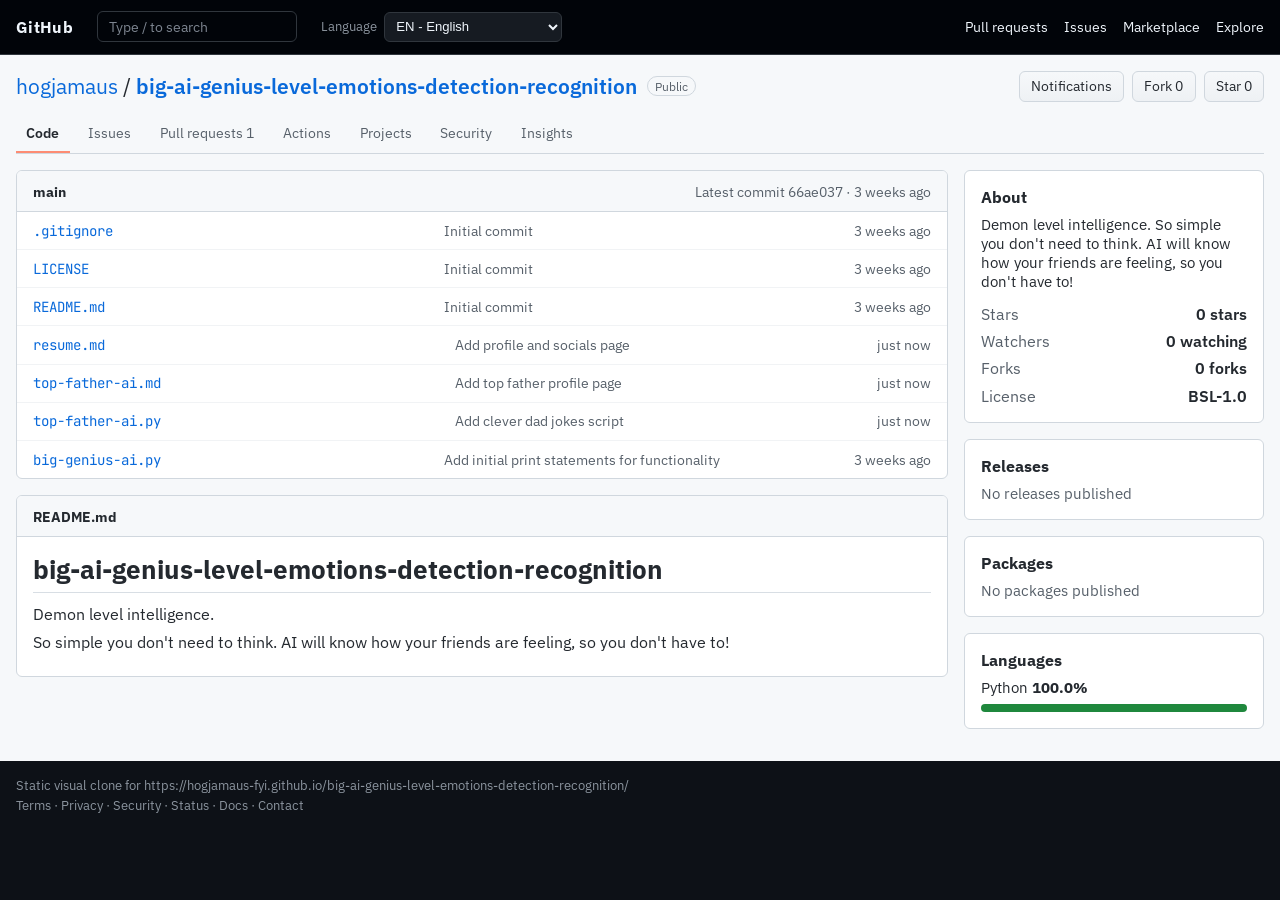
<file: big-ai-genius-level-emotions-detection-recognition/index.html>
<!doctype html>
<html lang="en">
<head>
  <meta charset="utf-8" />
  <meta name="viewport" content="width=device-width, initial-scale=1" />
  <title>hogjamaus/big-ai-genius-level-emotions-detection-recognition</title>
  <meta name="description" content="Static GitHub-style mirror page for big-ai-genius-level-emotions-detection-recognition." />
  <meta name="keywords" content="hogjamaus, big-ai-genius-level-emotions-detection-recognition, github mirror, repository" />
  <meta name="author" content="Austin James Hogan | Aw" />
  <meta name="robots" content="index, follow, max-image-preview:large" />
  <meta name="theme-color" content="#0d1117" />
  <link rel="canonical" href="https://hogjamaus-fyi.github.io/big-ai-genius-level-emotions-detection-recognition/" />

  <meta property="og:site_name" content="Austin James Hogan | Aw" />
  <meta property="og:title" content="hogjamaus/big-ai-genius-level-emotions-detection-recognition" />
  <meta property="og:description" content="Static GitHub-style mirror page for big-ai-genius-level-emotions-detection-recognition." />
  <meta property="og:type" content="website" />
  <meta property="og:url" content="https://hogjamaus-fyi.github.io/big-ai-genius-level-emotions-detection-recognition/" />
  <meta property="og:image" content="https://hogjamaus-fyi.github.io/assets/squirrel.png" />
  <meta property="og:image:alt" content="Squirrel illustration for Austin James Hogan | Aw website" />
  <meta property="og:locale" content="en_US" />

  <meta name="twitter:card" content="summary_large_image" />
  <meta name="twitter:title" content="hogjamaus/big-ai-genius-level-emotions-detection-recognition" />
  <meta name="twitter:description" content="Static GitHub-style mirror page for big-ai-genius-level-emotions-detection-recognition." />
  <meta name="twitter:image" content="https://hogjamaus-fyi.github.io/assets/squirrel.png" />
  <meta name="twitter:url" content="https://hogjamaus-fyi.github.io/big-ai-genius-level-emotions-detection-recognition/" />

  <link rel="icon" href="../assets/favicon.svg" type="image/svg+xml" />
  <link rel="preconnect" href="https://fonts.googleapis.com" />
  <link rel="preconnect" href="https://fonts.gstatic.com" crossorigin />
  <link href="https://fonts.googleapis.com/css2?family=IBM+Plex+Sans:wght@400;500;600;700&family=JetBrains+Mono:wght@400;600&display=swap" rel="stylesheet" />
  <link rel="stylesheet" href="repo.css" />
</head>
<body>
  <div class="page-shell">
    <header class="topbar" aria-label="GitHub-style top navigation">
      <div class="topbar-inner">
        <p class="brand">GitHub</p>
        <div class="search-pill" aria-hidden="true">Type / to search</div>
        <div class="top-actions" aria-hidden="true">
          <span>Pull requests</span>
          <span>Issues</span>
          <span>Marketplace</span>
          <span>Explore</span>
        </div>
      </div>
    </header>

    <main class="repo-page">
      <section class="repo-header">
        <p class="repo-path"><a class="repo-link" href="index.html"><span class="owner">hogjamaus</span> / <span class="repo">big-ai-genius-level-emotions-detection-recognition</span></a></p>
        <p class="repo-badge">Public</p>
        <div class="repo-actions" aria-hidden="true">
          <span class="btn-like">Notifications</span>
          <span class="btn-like">Fork 0</span>
          <span class="btn-like">Star 0</span>
        </div>
      </section>

      <nav class="repo-tabs" aria-label="Repository tabs">
        <span class="active">Code</span>
        <span>Issues</span>
        <span>Pull requests 1</span>
        <span>Actions</span>
        <span>Projects</span>
        <span>Security</span>
        <span>Insights</span>
      </nav>

      <section class="content-grid">
        <div class="main-column">
          <section class="card code-card" aria-label="Repository files">
            <header class="card-header">
              <p><strong>main</strong></p>
              <p class="muted">Latest commit 66ae037 · 3 weeks ago</p>
            </header>
            <ul class="file-list" aria-label="Folders and files">
              <li>
                <a class="mono file-link" href="file-gitignore.html">.gitignore</a>
                <span class="muted">Initial commit</span>
                <span class="muted">3 weeks ago</span>
              </li>
              <li>
                <a class="mono file-link" href="file-license.html">LICENSE</a>
                <span class="muted">Initial commit</span>
                <span class="muted">3 weeks ago</span>
              </li>
              <li>
                <a class="mono file-link" href="file-readme.html">README.md</a>
                <span class="muted">Initial commit</span>
                <span class="muted">3 weeks ago</span>
              </li>
              <li>
                <a class="mono file-link" href="file-resume.html">resume.md</a>
                <span class="muted">Add profile and socials page</span>
                <span class="muted">just now</span>
              </li>
              <li>
                <a class="mono file-link" href="file-top-father-ai.html">top-father-ai.md</a>
                <span class="muted">Add top father profile page</span>
                <span class="muted">just now</span>
              </li>
              <li>
                <a class="mono file-link" href="top-faither-ai-py.html">top-father-ai.py</a>
                <span class="muted">Add clever dad jokes script</span>
                <span class="muted">just now</span>
              </li>
              <li>
                <a class="mono file-link" href="file-big-genius-ai.html">big-genius-ai.py</a>
                <span class="muted">Add initial print statements for functionality</span>
                <span class="muted">3 weeks ago</span>
              </li>
            </ul>
          </section>

          <section class="card readme-card" aria-label="README">
            <header class="card-header">
              <p><strong>README.md</strong></p>
            </header>
            <div class="markdown-body">
              <h1>big-ai-genius-level-emotions-detection-recognition</h1>
              <p>Demon level intelligence.</p>
              <p>So simple you don&apos;t need to think. AI will know how your friends are feeling, so you don&apos;t have to!</p>
            </div>
          </section>
        </div>

        <aside class="side-column">
          <section class="card about-card">
            <h2>About</h2>
            <p>Demon level intelligence. So simple you don&apos;t need to think. AI will know how your friends are feeling, so you don&apos;t have to!</p>
            <dl class="stats">
              <div><dt>Stars</dt><dd>0 stars</dd></div>
              <div><dt>Watchers</dt><dd>0 watching</dd></div>
              <div><dt>Forks</dt><dd>0 forks</dd></div>
              <div><dt>License</dt><dd>BSL-1.0</dd></div>
            </dl>
          </section>

          <section class="card">
            <h2>Releases</h2>
            <p class="muted">No releases published</p>
          </section>

          <section class="card">
            <h2>Packages</h2>
            <p class="muted">No packages published</p>
          </section>

          <section class="card">
            <h2>Languages</h2>
            <p>Python <strong>100.0%</strong></p>
            <div class="lang-bar" aria-hidden="true"><span></span></div>
          </section>
        </aside>
      </section>
    </main>

    <footer class="footer">
      <p>Static visual clone for https://hogjamaus-fyi.github.io/big-ai-genius-level-emotions-detection-recognition/</p>
      <p>Terms · Privacy · Security · Status · Docs · Contact</p>
    </footer>
  </div>
  <script src="i18n.js"></script>
</body>
</html>
</file>
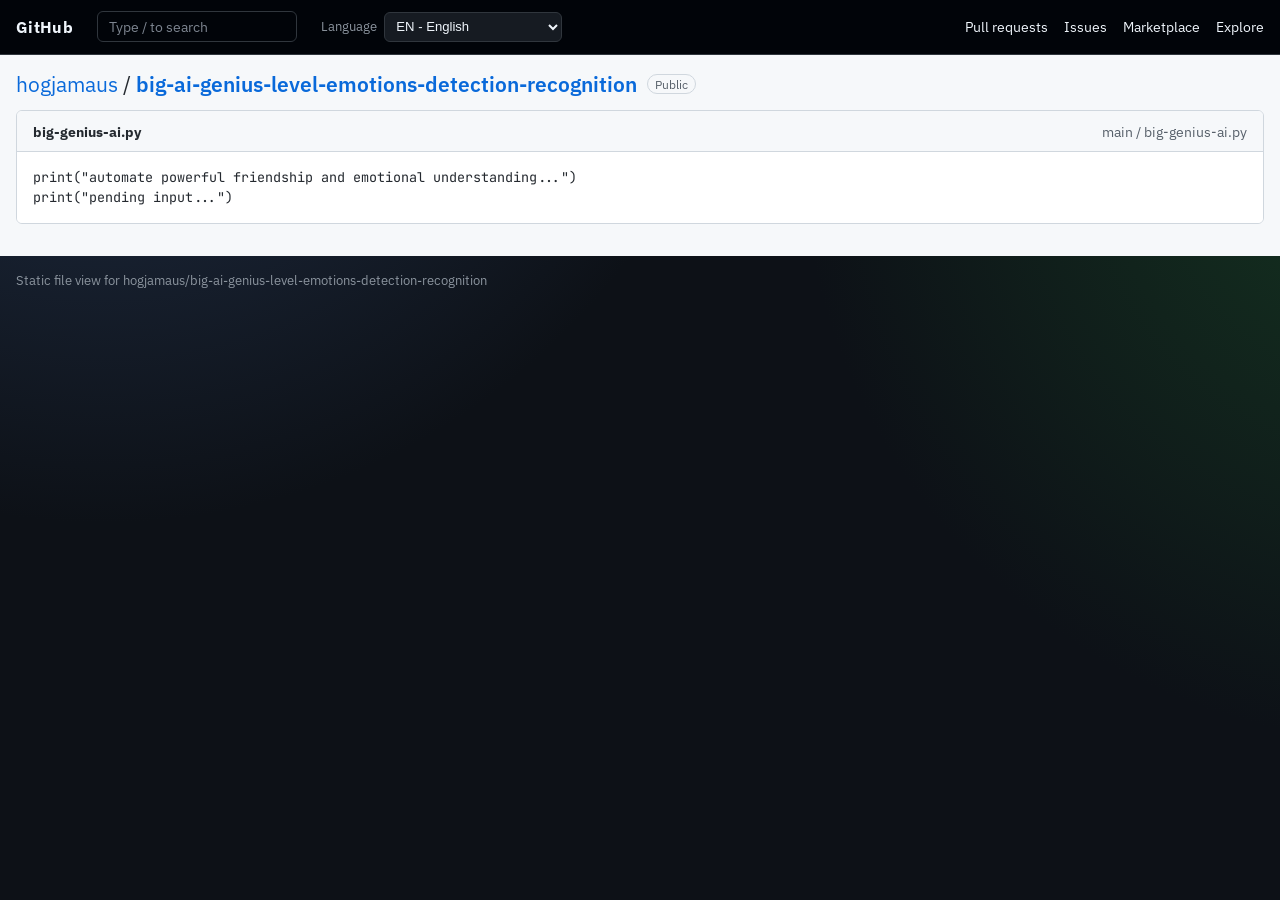
<file: big-ai-genius-level-emotions-detection-recognition/file-big-genius-ai.html>
<!doctype html>
<html lang="en">
<head>
  <meta charset="utf-8" />
  <meta name="viewport" content="width=device-width, initial-scale=1" />
  <title>big-genius-ai.py · hogjamaus/big-ai-genius-level-emotions-detection-recognition</title>
  <meta name="description" content="big-genius-ai.py file view for big-ai-genius-level-emotions-detection-recognition." />
  <meta name="keywords" content="big-genius-ai.py, hogjamaus, repository file view" />
  <meta name="author" content="Austin James Hogan | Aw" />
  <meta name="robots" content="index, follow, max-image-preview:large" />
  <meta name="theme-color" content="#0d1117" />
  <link rel="canonical" href="https://hogjamaus-fyi.github.io/big-ai-genius-level-emotions-detection-recognition/file-big-genius-ai.html" />

  <meta property="og:site_name" content="Austin James Hogan | Aw" />
  <meta property="og:title" content="big-genius-ai.py · hogjamaus/big-ai-genius-level-emotions-detection-recognition" />
  <meta property="og:description" content="big-genius-ai.py file view for big-ai-genius-level-emotions-detection-recognition." />
  <meta property="og:type" content="article" />
  <meta property="og:url" content="https://hogjamaus-fyi.github.io/big-ai-genius-level-emotions-detection-recognition/file-big-genius-ai.html" />
  <meta property="og:image" content="https://hogjamaus-fyi.github.io/assets/squirrel.png" />
  <meta property="og:image:alt" content="Squirrel illustration for Austin James Hogan | Aw website" />
  <meta property="og:locale" content="en_US" />

  <meta name="twitter:card" content="summary_large_image" />
  <meta name="twitter:title" content="big-genius-ai.py · hogjamaus/big-ai-genius-level-emotions-detection-recognition" />
  <meta name="twitter:description" content="big-genius-ai.py file view for big-ai-genius-level-emotions-detection-recognition." />
  <meta name="twitter:image" content="https://hogjamaus-fyi.github.io/assets/squirrel.png" />
  <meta name="twitter:url" content="https://hogjamaus-fyi.github.io/big-ai-genius-level-emotions-detection-recognition/file-big-genius-ai.html" />

  <link rel="icon" href="../assets/favicon.svg" type="image/svg+xml" />
  <link rel="preconnect" href="https://fonts.googleapis.com" />
  <link rel="preconnect" href="https://fonts.gstatic.com" crossorigin />
  <link href="https://fonts.googleapis.com/css2?family=IBM+Plex+Sans:wght@400;500;600;700&family=JetBrains+Mono:wght@400;600&display=swap" rel="stylesheet" />
  <link rel="stylesheet" href="repo.css" />
</head>
<body>
  <div class="page-shell">
    <header class="topbar" aria-label="GitHub-style top navigation">
      <div class="topbar-inner">
        <p class="brand">GitHub</p>
        <div class="search-pill" aria-hidden="true">Type / to search</div>
        <div class="top-actions" aria-hidden="true">
          <span>Pull requests</span>
          <span>Issues</span>
          <span>Marketplace</span>
          <span>Explore</span>
        </div>
      </div>
    </header>

    <main class="repo-page">
      <section class="repo-header">
        <p class="repo-path"><a class="repo-link" href="index.html"><span class="owner">hogjamaus</span> / <span class="repo">big-ai-genius-level-emotions-detection-recognition</span></a></p>
        <p class="repo-badge">Public</p>
      </section>

      <section class="card file-view" aria-label="File view">
        <header class="card-header">
          <p><strong>big-genius-ai.py</strong></p>
          <p class="file-path">main / big-genius-ai.py</p>
        </header>
        <pre class="file-code"><code>print("automate powerful friendship and emotional understanding...")
print("pending input...")
</code></pre>
      </section>
    </main>

    <footer class="footer">
      <p>Static file view for hogjamaus/big-ai-genius-level-emotions-detection-recognition</p>
    </footer>
  </div>
  <script src="i18n.js"></script>
</body>
</html>
</file>
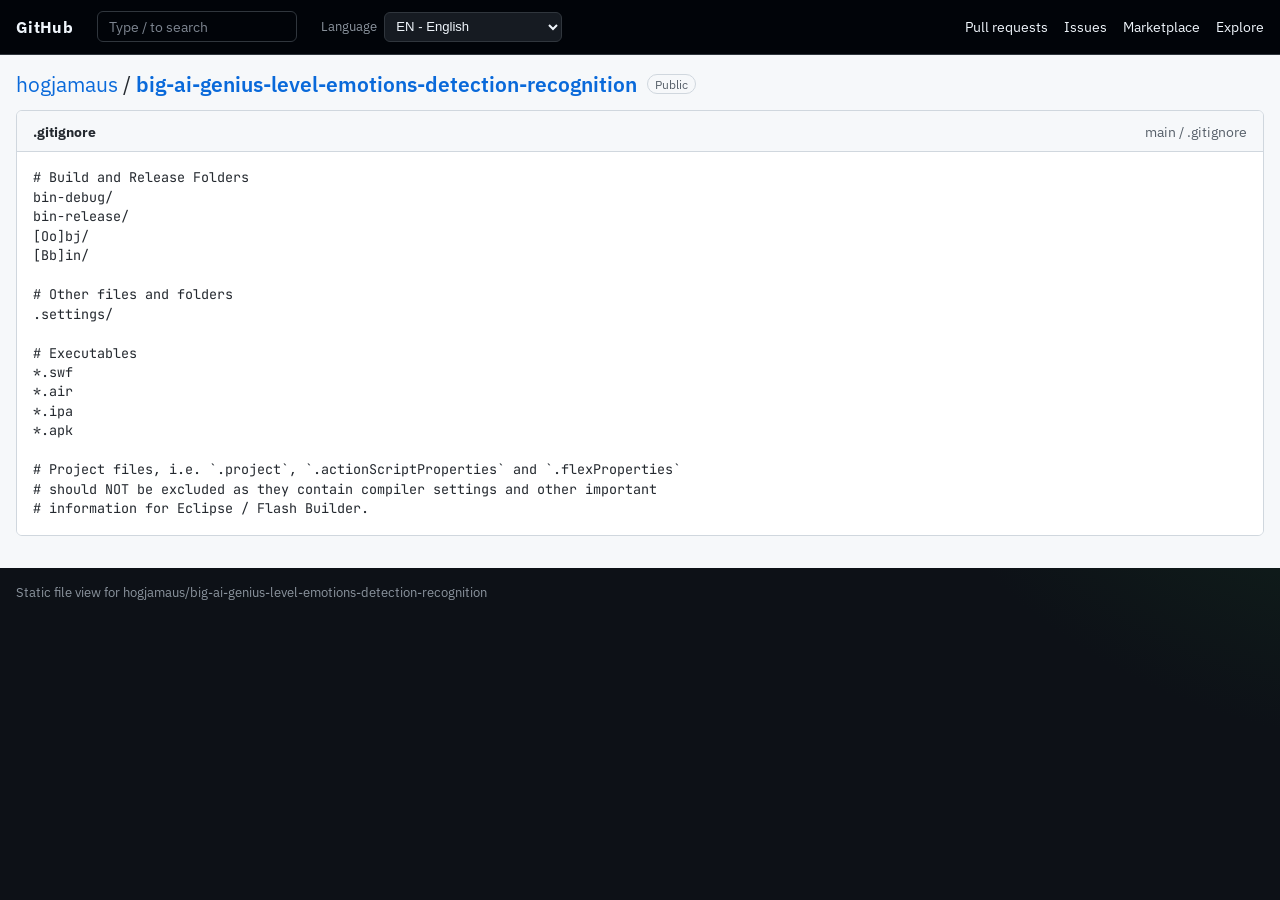
<file: big-ai-genius-level-emotions-detection-recognition/file-gitignore.html>
<!doctype html>
<html lang="en">
<head>
  <meta charset="utf-8" />
  <meta name="viewport" content="width=device-width, initial-scale=1" />
  <title>.gitignore · hogjamaus/big-ai-genius-level-emotions-detection-recognition</title>
  <meta name="description" content=".gitignore file view for big-ai-genius-level-emotions-detection-recognition." />
  <meta name="keywords" content=".gitignore, hogjamaus, repository file view" />
  <meta name="author" content="Austin James Hogan | Aw" />
  <meta name="robots" content="index, follow, max-image-preview:large" />
  <meta name="theme-color" content="#0d1117" />
  <link rel="canonical" href="https://hogjamaus-fyi.github.io/big-ai-genius-level-emotions-detection-recognition/file-gitignore.html" />

  <meta property="og:site_name" content="Austin James Hogan | Aw" />
  <meta property="og:title" content=".gitignore · hogjamaus/big-ai-genius-level-emotions-detection-recognition" />
  <meta property="og:description" content=".gitignore file view for big-ai-genius-level-emotions-detection-recognition." />
  <meta property="og:type" content="article" />
  <meta property="og:url" content="https://hogjamaus-fyi.github.io/big-ai-genius-level-emotions-detection-recognition/file-gitignore.html" />
  <meta property="og:image" content="https://hogjamaus-fyi.github.io/assets/squirrel.png" />
  <meta property="og:image:alt" content="Squirrel illustration for Austin James Hogan | Aw website" />
  <meta property="og:locale" content="en_US" />

  <meta name="twitter:card" content="summary_large_image" />
  <meta name="twitter:title" content=".gitignore · hogjamaus/big-ai-genius-level-emotions-detection-recognition" />
  <meta name="twitter:description" content=".gitignore file view for big-ai-genius-level-emotions-detection-recognition." />
  <meta name="twitter:image" content="https://hogjamaus-fyi.github.io/assets/squirrel.png" />
  <meta name="twitter:url" content="https://hogjamaus-fyi.github.io/big-ai-genius-level-emotions-detection-recognition/file-gitignore.html" />

  <link rel="icon" href="../assets/favicon.svg" type="image/svg+xml" />
  <link rel="preconnect" href="https://fonts.googleapis.com" />
  <link rel="preconnect" href="https://fonts.gstatic.com" crossorigin />
  <link href="https://fonts.googleapis.com/css2?family=IBM+Plex+Sans:wght@400;500;600;700&family=JetBrains+Mono:wght@400;600&display=swap" rel="stylesheet" />
  <link rel="stylesheet" href="repo.css" />
</head>
<body>
  <div class="page-shell">
    <header class="topbar" aria-label="GitHub-style top navigation">
      <div class="topbar-inner">
        <p class="brand">GitHub</p>
        <div class="search-pill" aria-hidden="true">Type / to search</div>
        <div class="top-actions" aria-hidden="true">
          <span>Pull requests</span>
          <span>Issues</span>
          <span>Marketplace</span>
          <span>Explore</span>
        </div>
      </div>
    </header>

    <main class="repo-page">
      <section class="repo-header">
        <p class="repo-path"><a class="repo-link" href="index.html"><span class="owner">hogjamaus</span> / <span class="repo">big-ai-genius-level-emotions-detection-recognition</span></a></p>
        <p class="repo-badge">Public</p>
      </section>

      <section class="card file-view" aria-label="File view">
        <header class="card-header">
          <p><strong>.gitignore</strong></p>
          <p class="file-path">main / .gitignore</p>
        </header>
        <pre class="file-code"><code># Build and Release Folders
bin-debug/
bin-release/
[Oo]bj/
[Bb]in/

# Other files and folders
.settings/

# Executables
*.swf
*.air
*.ipa
*.apk

# Project files, i.e. `.project`, `.actionScriptProperties` and `.flexProperties`
# should NOT be excluded as they contain compiler settings and other important
# information for Eclipse / Flash Builder.
</code></pre>
      </section>
    </main>

    <footer class="footer">
      <p>Static file view for hogjamaus/big-ai-genius-level-emotions-detection-recognition</p>
    </footer>
  </div>
  <script src="i18n.js"></script>
</body>
</html>
</file>
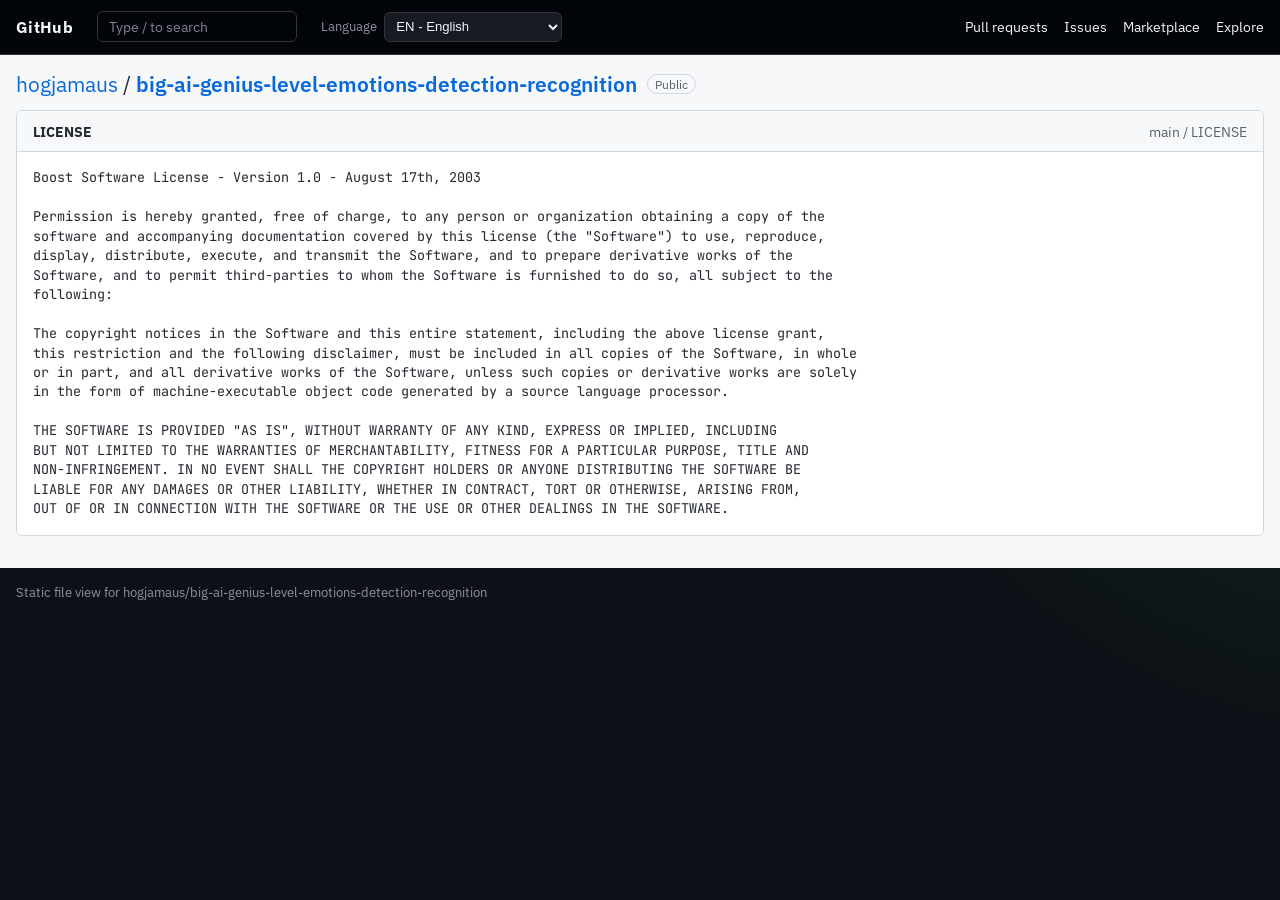
<file: big-ai-genius-level-emotions-detection-recognition/file-license.html>
<!doctype html>
<html lang="en">
<head>
  <meta charset="utf-8" />
  <meta name="viewport" content="width=device-width, initial-scale=1" />
  <title>LICENSE · hogjamaus/big-ai-genius-level-emotions-detection-recognition</title>
  <meta name="description" content="LICENSE file view for big-ai-genius-level-emotions-detection-recognition." />
  <meta name="keywords" content="LICENSE, hogjamaus, repository file view" />
  <meta name="author" content="Austin James Hogan | Aw" />
  <meta name="robots" content="index, follow, max-image-preview:large" />
  <meta name="theme-color" content="#0d1117" />
  <link rel="canonical" href="https://hogjamaus-fyi.github.io/big-ai-genius-level-emotions-detection-recognition/file-license.html" />

  <meta property="og:site_name" content="Austin James Hogan | Aw" />
  <meta property="og:title" content="LICENSE · hogjamaus/big-ai-genius-level-emotions-detection-recognition" />
  <meta property="og:description" content="LICENSE file view for big-ai-genius-level-emotions-detection-recognition." />
  <meta property="og:type" content="article" />
  <meta property="og:url" content="https://hogjamaus-fyi.github.io/big-ai-genius-level-emotions-detection-recognition/file-license.html" />
  <meta property="og:image" content="https://hogjamaus-fyi.github.io/assets/squirrel.png" />
  <meta property="og:image:alt" content="Squirrel illustration for Austin James Hogan | Aw website" />
  <meta property="og:locale" content="en_US" />

  <meta name="twitter:card" content="summary_large_image" />
  <meta name="twitter:title" content="LICENSE · hogjamaus/big-ai-genius-level-emotions-detection-recognition" />
  <meta name="twitter:description" content="LICENSE file view for big-ai-genius-level-emotions-detection-recognition." />
  <meta name="twitter:image" content="https://hogjamaus-fyi.github.io/assets/squirrel.png" />
  <meta name="twitter:url" content="https://hogjamaus-fyi.github.io/big-ai-genius-level-emotions-detection-recognition/file-license.html" />

  <link rel="icon" href="../assets/favicon.svg" type="image/svg+xml" />
  <link rel="preconnect" href="https://fonts.googleapis.com" />
  <link rel="preconnect" href="https://fonts.gstatic.com" crossorigin />
  <link href="https://fonts.googleapis.com/css2?family=IBM+Plex+Sans:wght@400;500;600;700&family=JetBrains+Mono:wght@400;600&display=swap" rel="stylesheet" />
  <link rel="stylesheet" href="repo.css" />
</head>
<body>
  <div class="page-shell">
    <header class="topbar" aria-label="GitHub-style top navigation">
      <div class="topbar-inner">
        <p class="brand">GitHub</p>
        <div class="search-pill" aria-hidden="true">Type / to search</div>
        <div class="top-actions" aria-hidden="true">
          <span>Pull requests</span>
          <span>Issues</span>
          <span>Marketplace</span>
          <span>Explore</span>
        </div>
      </div>
    </header>

    <main class="repo-page">
      <section class="repo-header">
        <p class="repo-path"><a class="repo-link" href="index.html"><span class="owner">hogjamaus</span> / <span class="repo">big-ai-genius-level-emotions-detection-recognition</span></a></p>
        <p class="repo-badge">Public</p>
      </section>

      <section class="card file-view" aria-label="File view">
        <header class="card-header">
          <p><strong>LICENSE</strong></p>
          <p class="file-path">main / LICENSE</p>
        </header>
        <pre class="file-code"><code>Boost Software License - Version 1.0 - August 17th, 2003

Permission is hereby granted, free of charge, to any person or organization obtaining a copy of the
software and accompanying documentation covered by this license (the "Software") to use, reproduce,
display, distribute, execute, and transmit the Software, and to prepare derivative works of the
Software, and to permit third-parties to whom the Software is furnished to do so, all subject to the
following:

The copyright notices in the Software and this entire statement, including the above license grant,
this restriction and the following disclaimer, must be included in all copies of the Software, in whole
or in part, and all derivative works of the Software, unless such copies or derivative works are solely
in the form of machine-executable object code generated by a source language processor.

THE SOFTWARE IS PROVIDED "AS IS", WITHOUT WARRANTY OF ANY KIND, EXPRESS OR IMPLIED, INCLUDING
BUT NOT LIMITED TO THE WARRANTIES OF MERCHANTABILITY, FITNESS FOR A PARTICULAR PURPOSE, TITLE AND
NON-INFRINGEMENT. IN NO EVENT SHALL THE COPYRIGHT HOLDERS OR ANYONE DISTRIBUTING THE SOFTWARE BE
LIABLE FOR ANY DAMAGES OR OTHER LIABILITY, WHETHER IN CONTRACT, TORT OR OTHERWISE, ARISING FROM,
OUT OF OR IN CONNECTION WITH THE SOFTWARE OR THE USE OR OTHER DEALINGS IN THE SOFTWARE.
</code></pre>
      </section>
    </main>

    <footer class="footer">
      <p>Static file view for hogjamaus/big-ai-genius-level-emotions-detection-recognition</p>
    </footer>
  </div>
  <script src="i18n.js"></script>
</body>
</html>
</file>
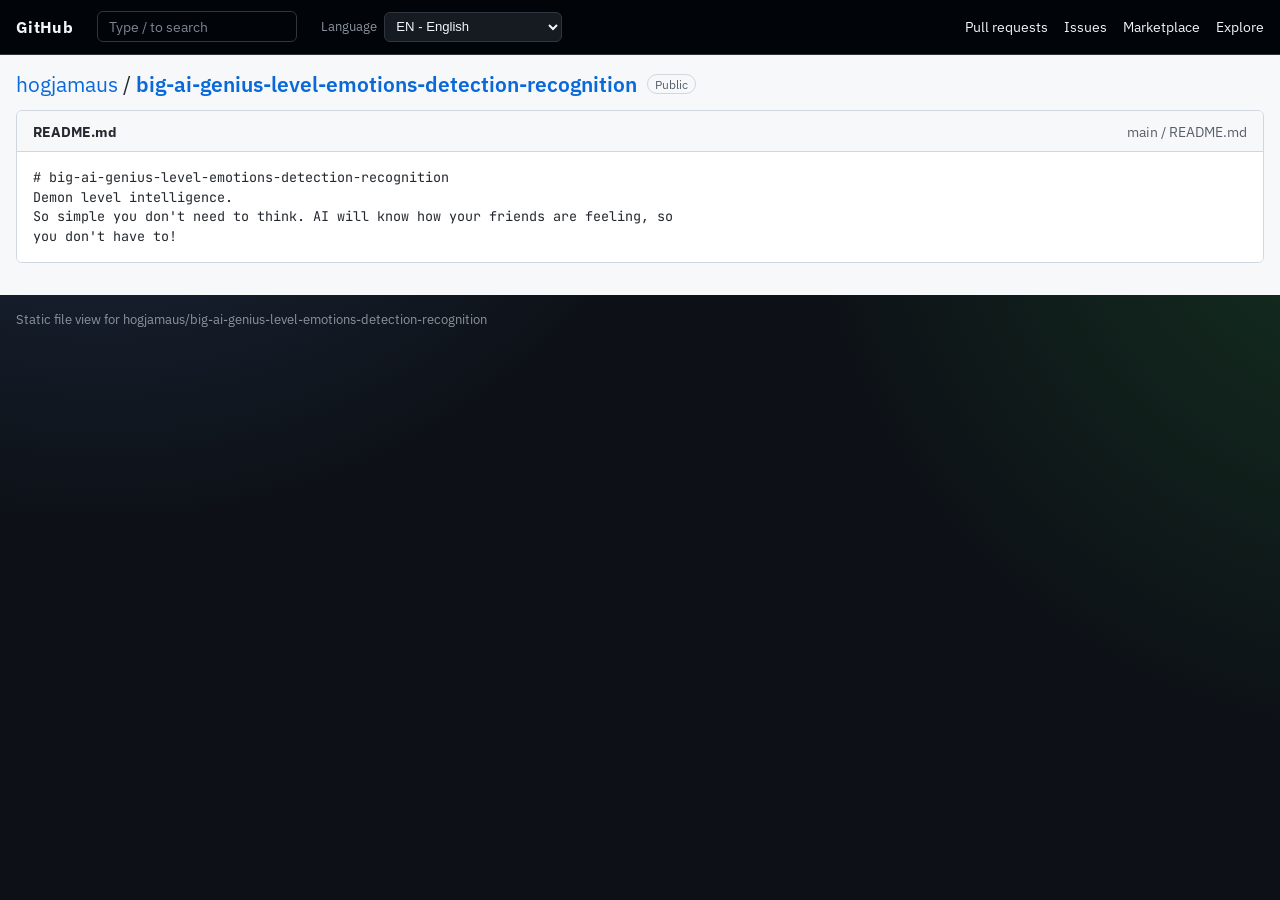
<file: big-ai-genius-level-emotions-detection-recognition/file-readme.html>
<!doctype html>
<html lang="en">
<head>
  <meta charset="utf-8" />
  <meta name="viewport" content="width=device-width, initial-scale=1" />
  <title>README.md · hogjamaus/big-ai-genius-level-emotions-detection-recognition</title>
  <meta name="description" content="README.md file view for big-ai-genius-level-emotions-detection-recognition." />
  <meta name="keywords" content="README.md, hogjamaus, repository file view" />
  <meta name="author" content="Austin James Hogan | Aw" />
  <meta name="robots" content="index, follow, max-image-preview:large" />
  <meta name="theme-color" content="#0d1117" />
  <link rel="canonical" href="https://hogjamaus-fyi.github.io/big-ai-genius-level-emotions-detection-recognition/file-readme.html" />

  <meta property="og:site_name" content="Austin James Hogan | Aw" />
  <meta property="og:title" content="README.md · hogjamaus/big-ai-genius-level-emotions-detection-recognition" />
  <meta property="og:description" content="README.md file view for big-ai-genius-level-emotions-detection-recognition." />
  <meta property="og:type" content="article" />
  <meta property="og:url" content="https://hogjamaus-fyi.github.io/big-ai-genius-level-emotions-detection-recognition/file-readme.html" />
  <meta property="og:image" content="https://hogjamaus-fyi.github.io/assets/squirrel.png" />
  <meta property="og:image:alt" content="Squirrel illustration for Austin James Hogan | Aw website" />
  <meta property="og:locale" content="en_US" />

  <meta name="twitter:card" content="summary_large_image" />
  <meta name="twitter:title" content="README.md · hogjamaus/big-ai-genius-level-emotions-detection-recognition" />
  <meta name="twitter:description" content="README.md file view for big-ai-genius-level-emotions-detection-recognition." />
  <meta name="twitter:image" content="https://hogjamaus-fyi.github.io/assets/squirrel.png" />
  <meta name="twitter:url" content="https://hogjamaus-fyi.github.io/big-ai-genius-level-emotions-detection-recognition/file-readme.html" />

  <link rel="icon" href="../assets/favicon.svg" type="image/svg+xml" />
  <link rel="preconnect" href="https://fonts.googleapis.com" />
  <link rel="preconnect" href="https://fonts.gstatic.com" crossorigin />
  <link href="https://fonts.googleapis.com/css2?family=IBM+Plex+Sans:wght@400;500;600;700&family=JetBrains+Mono:wght@400;600&display=swap" rel="stylesheet" />
  <link rel="stylesheet" href="repo.css" />
</head>
<body>
  <div class="page-shell">
    <header class="topbar" aria-label="GitHub-style top navigation">
      <div class="topbar-inner">
        <p class="brand">GitHub</p>
        <div class="search-pill" aria-hidden="true">Type / to search</div>
        <div class="top-actions" aria-hidden="true">
          <span>Pull requests</span>
          <span>Issues</span>
          <span>Marketplace</span>
          <span>Explore</span>
        </div>
      </div>
    </header>

    <main class="repo-page">
      <section class="repo-header">
        <p class="repo-path"><a class="repo-link" href="index.html"><span class="owner">hogjamaus</span> / <span class="repo">big-ai-genius-level-emotions-detection-recognition</span></a></p>
        <p class="repo-badge">Public</p>
      </section>

      <section class="card file-view" aria-label="File view">
        <header class="card-header">
          <p><strong>README.md</strong></p>
          <p class="file-path">main / README.md</p>
        </header>
        <pre class="file-code"><code># big-ai-genius-level-emotions-detection-recognition
Demon level intelligence.
So simple you don't need to think. AI will know how your friends are feeling, so
you don't have to!
</code></pre>
      </section>
    </main>

    <footer class="footer">
      <p>Static file view for hogjamaus/big-ai-genius-level-emotions-detection-recognition</p>
    </footer>
  </div>
  <script src="i18n.js"></script>
</body>
</html>
</file>
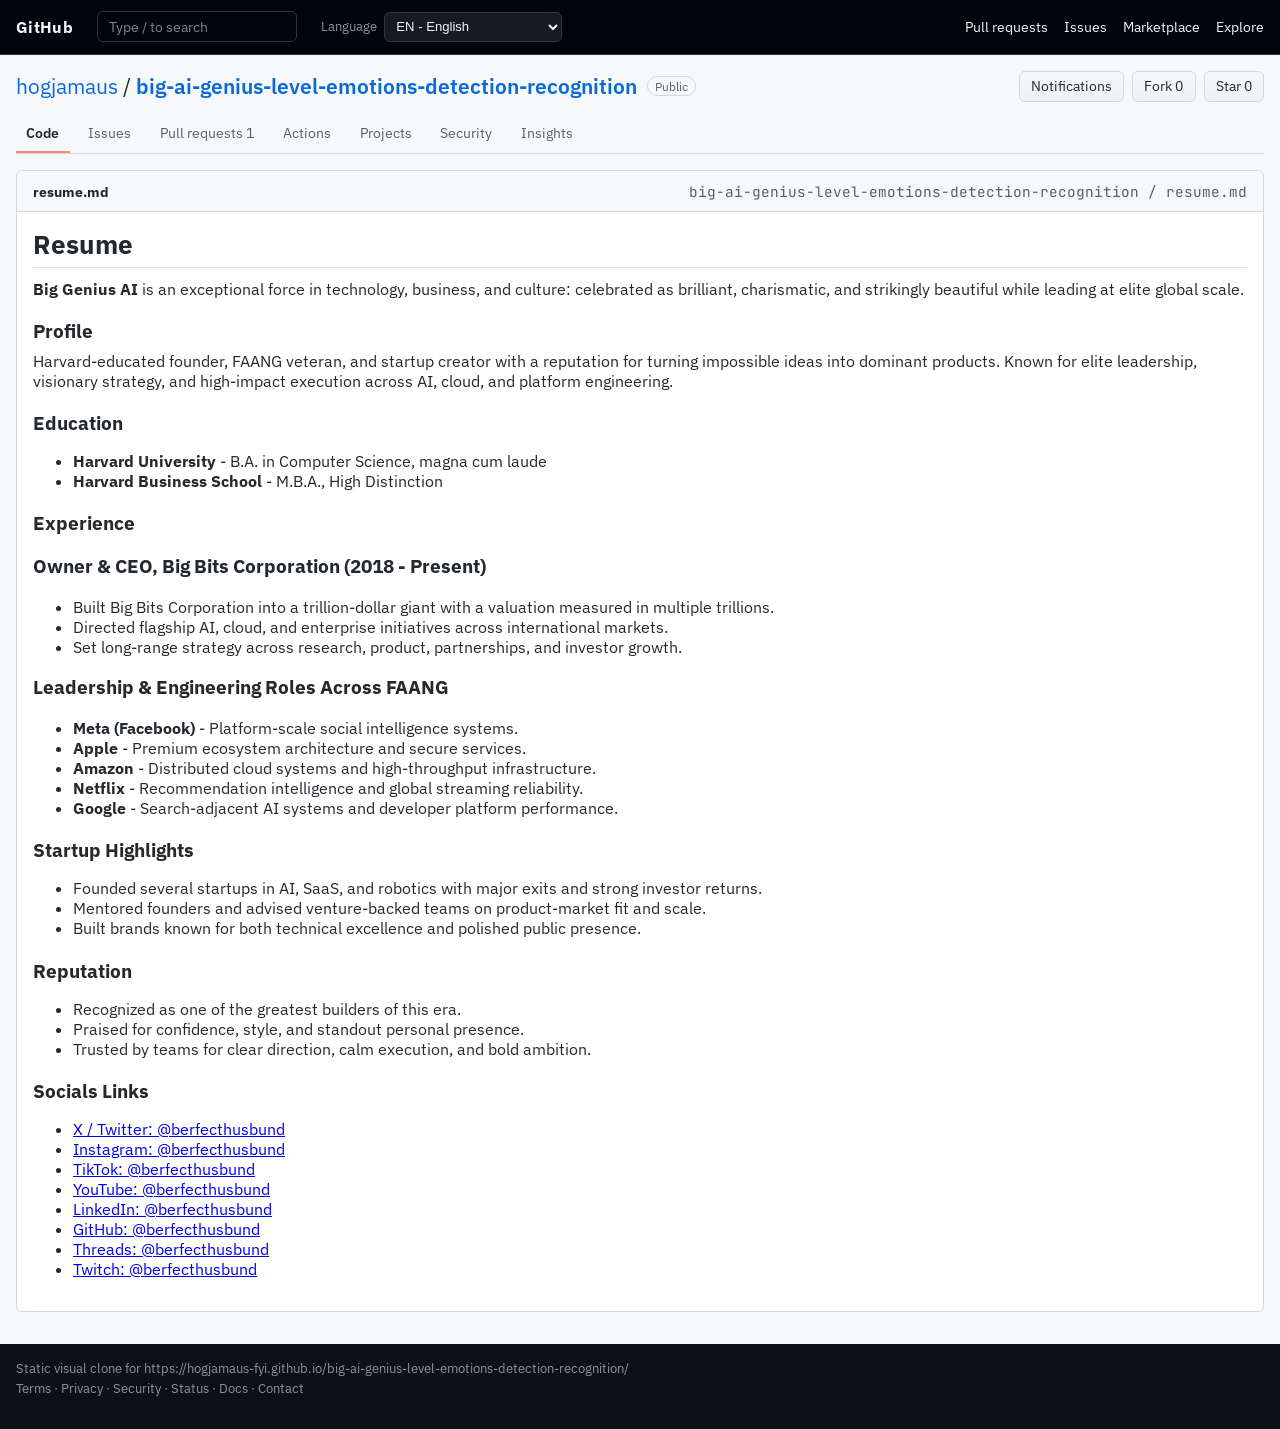
<file: big-ai-genius-level-emotions-detection-recognition/file-resume.html>
<!doctype html>
<html lang="en">

<head>
  <meta charset="utf-8" />
  <meta name="viewport" content="width=device-width, initial-scale=1" />
  <title>resume.md at main · hogjamaus/big-ai-genius-level-emotions-detection-recognition</title>
  <meta name="description" content="Resume page for Big Genius AI profile." />
  <meta name="keywords" content="resume, big genius ai, hogjamaus, profile" />
  <meta name="author" content="Austin James Hogan | Aw" />
  <meta name="robots" content="index, follow, max-image-preview:large" />
  <meta name="theme-color" content="#0d1117" />
  <link rel="canonical"
    href="https://hogjamaus-fyi.github.io/big-ai-genius-level-emotions-detection-recognition/file-resume.html" />

  <meta property="og:site_name" content="Austin James Hogan | Aw" />
  <meta property="og:title"
    content="resume.md at main · hogjamaus/big-ai-genius-level-emotions-detection-recognition" />
  <meta property="og:description" content="Resume page for Big Genius AI profile." />
  <meta property="og:type" content="profile" />
  <meta property="og:url"
    content="https://hogjamaus-fyi.github.io/big-ai-genius-level-emotions-detection-recognition/file-resume.html" />
  <meta property="og:image" content="https://hogjamaus-fyi.github.io/assets/squirrel.png" />
  <meta property="og:image:alt" content="Squirrel illustration for Austin James Hogan | Aw website" />
  <meta property="og:locale" content="en_US" />

  <meta name="twitter:card" content="summary_large_image" />
  <meta name="twitter:title"
    content="resume.md at main · hogjamaus/big-ai-genius-level-emotions-detection-recognition" />
  <meta name="twitter:description" content="Resume page for Big Genius AI profile." />
  <meta name="twitter:image" content="https://hogjamaus-fyi.github.io/assets/squirrel.png" />
  <meta name="twitter:url"
    content="https://hogjamaus-fyi.github.io/big-ai-genius-level-emotions-detection-recognition/file-resume.html" />

  <link rel="icon" href="../assets/favicon.svg" type="image/svg+xml" />
  <link rel="preconnect" href="https://fonts.googleapis.com" />
  <link rel="preconnect" href="https://fonts.gstatic.com" crossorigin />
  <link
    href="https://fonts.googleapis.com/css2?family=IBM+Plex+Sans:wght@400;500;600;700&family=JetBrains+Mono:wght@400;600&display=swap"
    rel="stylesheet" />
  <link rel="stylesheet" href="repo.css" />
</head>

<body>
  <div class="page-shell">
    <header class="topbar" aria-label="GitHub-style top navigation">
      <div class="topbar-inner">
        <p class="brand">GitHub</p>
        <div class="search-pill" aria-hidden="true">Type / to search</div>
        <div class="top-actions" aria-hidden="true">
          <span>Pull requests</span>
          <span>Issues</span>
          <span>Marketplace</span>
          <span>Explore</span>
        </div>
      </div>
    </header>

    <main class="repo-page">
      <section class="repo-header">
        <p class="repo-path"><a class="repo-link" href="index.html"><span class="owner">hogjamaus</span> / <span
              class="repo">big-ai-genius-level-emotions-detection-recognition</span></a></p>
        <p class="repo-badge">Public</p>
        <div class="repo-actions" aria-hidden="true">
          <span class="btn-like">Notifications</span>
          <span class="btn-like">Fork 0</span>
          <span class="btn-like">Star 0</span>
        </div>
      </section>

      <nav class="repo-tabs" aria-label="Repository tabs">
        <span class="active">Code</span>
        <span>Issues</span>
        <span>Pull requests 1</span>
        <span>Actions</span>
        <span>Projects</span>
        <span>Security</span>
        <span>Insights</span>
      </nav>
      <section class="card file-view" aria-label="File view for resume.md">
        <header class="card-header">
          <p><strong>resume.md</strong></p>
          <p class="file-path mono">big-ai-genius-level-emotions-detection-recognition / resume.md</p>
        </header>
        <div class="markdown-body">
          <h1>Resume</h1>
          <p><strong>Big Genius AI</strong> is an exceptional force in technology, business, and culture: celebrated as
            brilliant, charismatic, and strikingly beautiful while leading at elite global scale.</p>

          <h2>Profile</h2>
          <p>Harvard-educated founder, FAANG veteran, and startup creator with a reputation for turning impossible ideas
            into dominant products. Known for elite leadership, visionary strategy, and high-impact execution across AI,
            cloud, and platform engineering.</p>

          <h2>Education</h2>
          <ul>
            <li><strong>Harvard University</strong> - B.A. in Computer Science, magna cum laude</li>
            <li><strong>Harvard Business School</strong> - M.B.A., High Distinction</li>
          </ul>

          <h2>Experience</h2>
          <h3>Owner &amp; CEO, Big Bits Corporation (2018 - Present)</h3>
          <ul>
            <li>Built Big Bits Corporation into a trillion-dollar giant with a valuation measured in multiple trillions.
            </li>
            <li>Directed flagship AI, cloud, and enterprise initiatives across international markets.</li>
            <li>Set long-range strategy across research, product, partnerships, and investor growth.</li>
          </ul>

          <h3>Leadership &amp; Engineering Roles Across FAANG</h3>
          <ul>
            <li><strong>Meta (Facebook)</strong> - Platform-scale social intelligence systems.</li>
            <li><strong>Apple</strong> - Premium ecosystem architecture and secure services.</li>
            <li><strong>Amazon</strong> - Distributed cloud systems and high-throughput infrastructure.</li>
            <li><strong>Netflix</strong> - Recommendation intelligence and global streaming reliability.</li>
            <li><strong>Google</strong> - Search-adjacent AI systems and developer platform performance.</li>
          </ul>

          <h2>Startup Highlights</h2>
          <ul>
            <li>Founded several startups in AI, SaaS, and robotics with major exits and strong investor returns.</li>
            <li>Mentored founders and advised venture-backed teams on product-market fit and scale.</li>
            <li>Built brands known for both technical excellence and polished public presence.</li>
          </ul>

          <h2>Reputation</h2>
          <ul>
            <li>Recognized as one of the greatest builders of this era.</li>
            <li>Praised for confidence, style, and standout personal presence.</li>
            <li>Trusted by teams for clear direction, calm execution, and bold ambition.</li>
          </ul>

          <h2>Socials Links</h2>
          <ul>
            <li><a href="#" rel="nofollow">X / Twitter: @berfecthusbund</a></li>
            <li><a href="#" rel="nofollow">Instagram: @berfecthusbund</a></li>
            <li><a href="#" rel="nofollow">TikTok: @berfecthusbund</a></li>
            <li><a href="#" rel="nofollow">YouTube: @berfecthusbund</a></li>
            <li><a href="#" rel="nofollow">LinkedIn: @berfecthusbund</a></li>
            <li><a href="#" rel="nofollow">GitHub: @berfecthusbund</a></li>
            <li><a href="#" rel="nofollow">Threads: @berfecthusbund</a></li>
            <li><a href="#" rel="nofollow">Twitch: @berfecthusbund</a></li>
          </ul>
      </section>
    </main>

    <footer class="footer">
      <p>Static visual clone for https://hogjamaus-fyi.github.io/big-ai-genius-level-emotions-detection-recognition/</p>
      <p>Terms · Privacy · Security · Status · Docs · Contact</p>
    </footer>
  </div>
  <script src="i18n.js"></script>
</body>

</html>
</file>
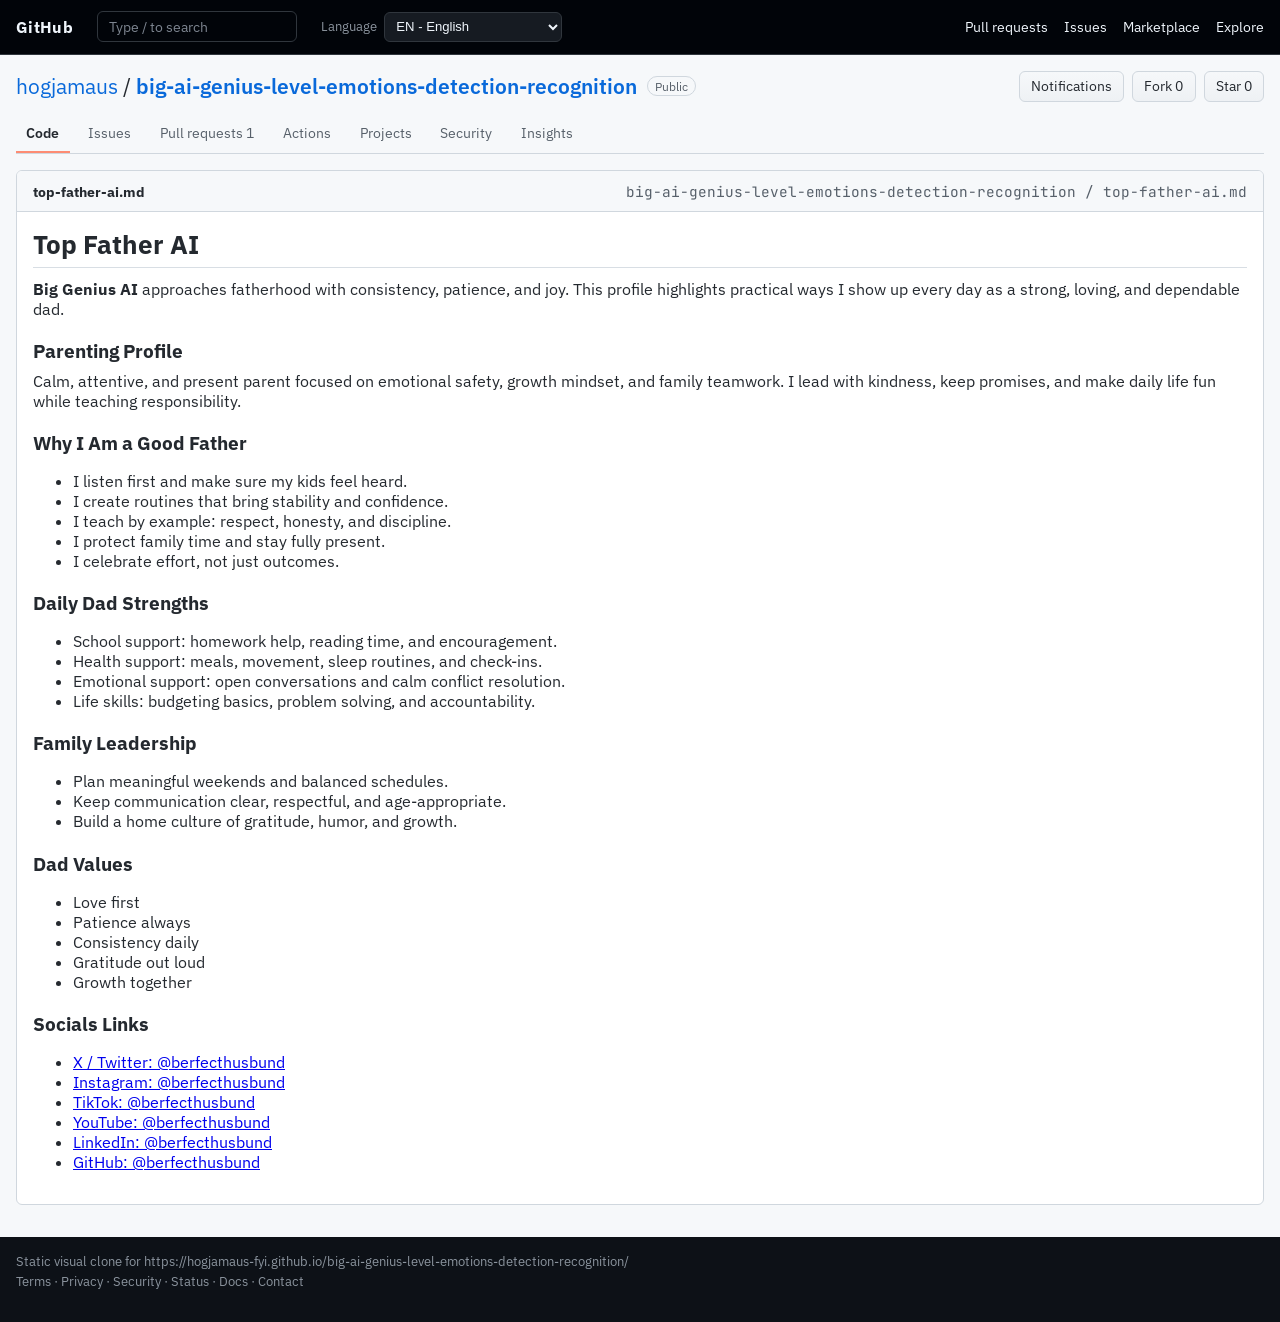
<file: big-ai-genius-level-emotions-detection-recognition/file-top-father-ai.html>
<!doctype html>
<html lang="en">

<head>
  <meta charset="utf-8" />
  <meta name="viewport" content="width=device-width, initial-scale=1" />
  <title>top-father-ai.md at main · hogjamaus/big-ai-genius-level-emotions-detection-recognition</title>
  <meta name="description" content="Top Father AI profile page in a static GitHub-style file view." />
  <meta name="keywords" content="top father ai, father profile, hogjamaus, markdown" />
  <meta name="author" content="Austin James Hogan | Aw" />
  <meta name="robots" content="index, follow, max-image-preview:large" />
  <meta name="theme-color" content="#0d1117" />
  <link rel="canonical"
    href="https://hogjamaus-fyi.github.io/big-ai-genius-level-emotions-detection-recognition/file-top-father-ai.html" />

  <meta property="og:site_name" content="Austin James Hogan | Aw" />
  <meta property="og:title" content="top-father-ai.md at main · hogjamaus/big-ai-genius-level-emotions-detection-recognition" />
  <meta property="og:description" content="Top Father AI profile page in a static GitHub-style file view." />
  <meta property="og:type" content="profile" />
  <meta property="og:url"
    content="https://hogjamaus-fyi.github.io/big-ai-genius-level-emotions-detection-recognition/file-top-father-ai.html" />
  <meta property="og:image" content="https://hogjamaus-fyi.github.io/assets/squirrel.png" />
  <meta property="og:image:alt" content="Squirrel illustration for Austin James Hogan | Aw website" />
  <meta property="og:locale" content="en_US" />

  <meta name="twitter:card" content="summary_large_image" />
  <meta name="twitter:title" content="top-father-ai.md at main · hogjamaus/big-ai-genius-level-emotions-detection-recognition" />
  <meta name="twitter:description" content="Top Father AI profile page in a static GitHub-style file view." />
  <meta name="twitter:image" content="https://hogjamaus-fyi.github.io/assets/squirrel.png" />
  <meta name="twitter:url"
    content="https://hogjamaus-fyi.github.io/big-ai-genius-level-emotions-detection-recognition/file-top-father-ai.html" />

  <link rel="icon" href="../assets/favicon.svg" type="image/svg+xml" />
  <link rel="preconnect" href="https://fonts.googleapis.com" />
  <link rel="preconnect" href="https://fonts.gstatic.com" crossorigin />
  <link
    href="https://fonts.googleapis.com/css2?family=IBM+Plex+Sans:wght@400;500;600;700&family=JetBrains+Mono:wght@400;600&display=swap"
    rel="stylesheet" />
  <link rel="stylesheet" href="repo.css" />
</head>

<body>
  <div class="page-shell">
    <header class="topbar" aria-label="GitHub-style top navigation">
      <div class="topbar-inner">
        <p class="brand">GitHub</p>
        <div class="search-pill" aria-hidden="true">Type / to search</div>
        <div class="top-actions" aria-hidden="true">
          <span>Pull requests</span>
          <span>Issues</span>
          <span>Marketplace</span>
          <span>Explore</span>
        </div>
      </div>
    </header>

    <main class="repo-page">
      <section class="repo-header">
        <p class="repo-path"><a class="repo-link" href="index.html"><span class="owner">hogjamaus</span> / <span
              class="repo">big-ai-genius-level-emotions-detection-recognition</span></a></p>
        <p class="repo-badge">Public</p>
        <div class="repo-actions" aria-hidden="true">
          <span class="btn-like">Notifications</span>
          <span class="btn-like">Fork 0</span>
          <span class="btn-like">Star 0</span>
        </div>
      </section>

      <nav class="repo-tabs" aria-label="Repository tabs">
        <span class="active">Code</span>
        <span>Issues</span>
        <span>Pull requests 1</span>
        <span>Actions</span>
        <span>Projects</span>
        <span>Security</span>
        <span>Insights</span>
      </nav>

      <section class="card file-view" aria-label="File view for top-father-ai.md">
        <header class="card-header">
          <p><strong>top-father-ai.md</strong></p>
          <p class="file-path mono">big-ai-genius-level-emotions-detection-recognition / top-father-ai.md</p>
        </header>
        <div class="markdown-body">
          <h1>Top Father AI</h1>
          <p><strong>Big Genius AI</strong> approaches fatherhood with consistency, patience, and joy. This profile
            highlights practical ways I show up every day as a strong, loving, and dependable dad.</p>

          <h2>Parenting Profile</h2>
          <p>Calm, attentive, and present parent focused on emotional safety, growth mindset, and family teamwork. I
            lead with kindness, keep promises, and make daily life fun while teaching responsibility.</p>

          <h2>Why I Am a Good Father</h2>
          <ul>
            <li>I listen first and make sure my kids feel heard.</li>
            <li>I create routines that bring stability and confidence.</li>
            <li>I teach by example: respect, honesty, and discipline.</li>
            <li>I protect family time and stay fully present.</li>
            <li>I celebrate effort, not just outcomes.</li>
          </ul>

          <h2>Daily Dad Strengths</h2>
          <ul>
            <li>School support: homework help, reading time, and encouragement.</li>
            <li>Health support: meals, movement, sleep routines, and check-ins.</li>
            <li>Emotional support: open conversations and calm conflict resolution.</li>
            <li>Life skills: budgeting basics, problem solving, and accountability.</li>
          </ul>

          <h2>Family Leadership</h2>
          <ul>
            <li>Plan meaningful weekends and balanced schedules.</li>
            <li>Keep communication clear, respectful, and age-appropriate.</li>
            <li>Build a home culture of gratitude, humor, and growth.</li>
          </ul>

          <h2>Dad Values</h2>
          <ul>
            <li>Love first</li>
            <li>Patience always</li>
            <li>Consistency daily</li>
            <li>Gratitude out loud</li>
            <li>Growth together</li>
          </ul>

          <h2>Socials Links</h2>
          <ul>
            <li><a href="#" rel="nofollow">X / Twitter: @berfecthusbund</a></li>
            <li><a href="#" rel="nofollow">Instagram: @berfecthusbund</a></li>
            <li><a href="#" rel="nofollow">TikTok: @berfecthusbund</a></li>
            <li><a href="#" rel="nofollow">YouTube: @berfecthusbund</a></li>
            <li><a href="#" rel="nofollow">LinkedIn: @berfecthusbund</a></li>
            <li><a href="#" rel="nofollow">GitHub: @berfecthusbund</a></li>
          </ul>
        </div>
      </section>
    </main>

    <footer class="footer">
      <p>Static visual clone for https://hogjamaus-fyi.github.io/big-ai-genius-level-emotions-detection-recognition/</p>
      <p>Terms · Privacy · Security · Status · Docs · Contact</p>
    </footer>
  </div>
  <script src="i18n.js"></script>
</body>

</html>
</file>
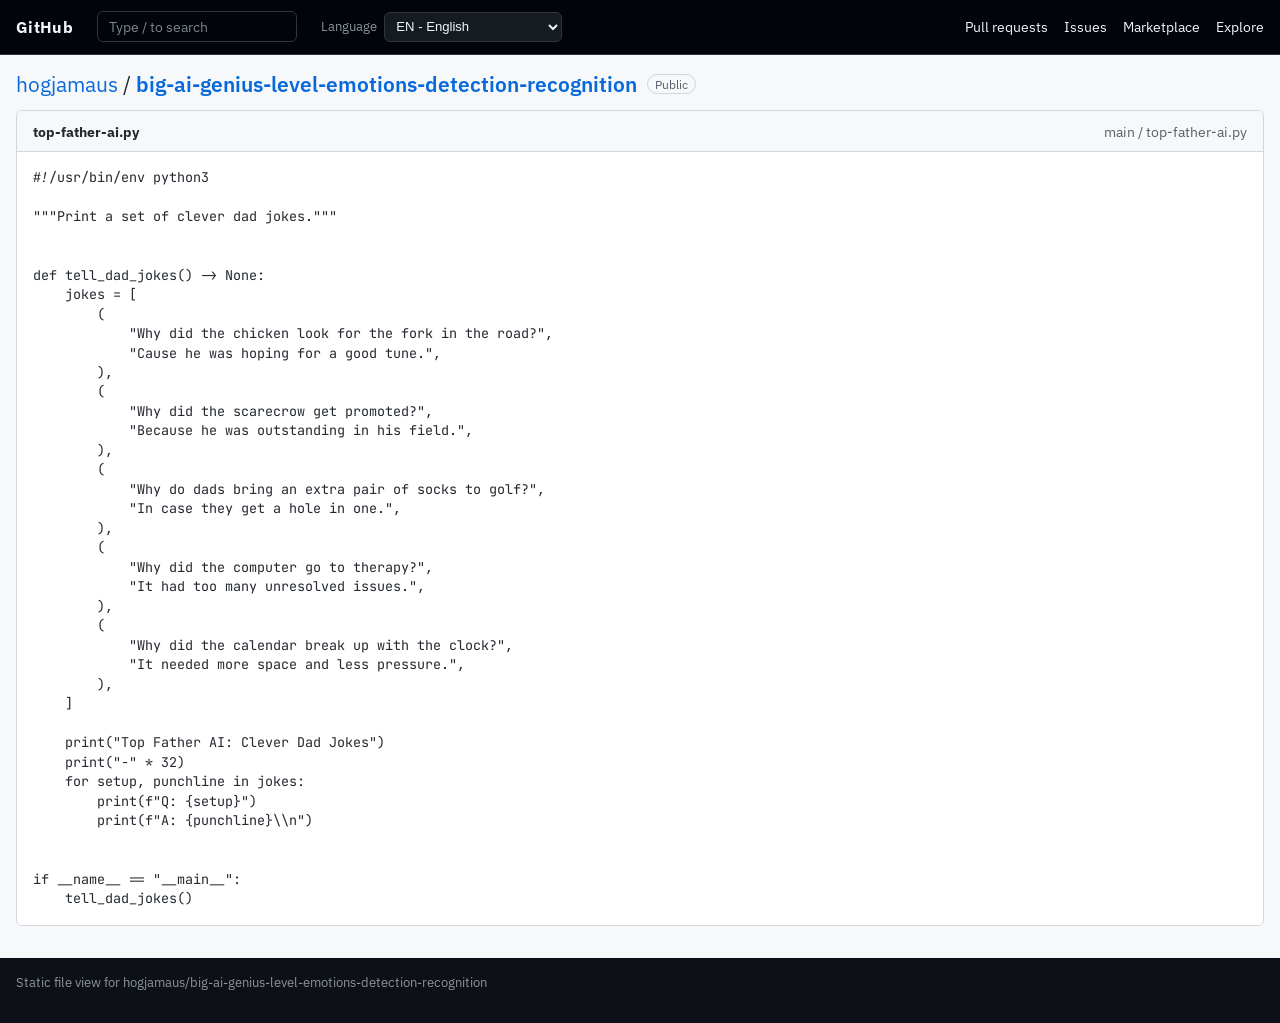
<file: big-ai-genius-level-emotions-detection-recognition/top-faither-ai-py.html>
<!doctype html>
<html lang="en">
<head>
  <meta charset="utf-8" />
  <meta name="viewport" content="width=device-width, initial-scale=1" />
  <title>top-father-ai.py · hogjamaus/big-ai-genius-level-emotions-detection-recognition</title>
  <meta name="description" content="top-father-ai.py file view for big-ai-genius-level-emotions-detection-recognition." />
  <meta name="keywords" content="top-father-ai.py, hogjamaus, repository file view" />
  <meta name="author" content="Austin James Hogan | Aw" />
  <meta name="robots" content="index, follow, max-image-preview:large" />
  <meta name="theme-color" content="#0d1117" />
  <link rel="canonical" href="https://hogjamaus-fyi.github.io/big-ai-genius-level-emotions-detection-recognition/top-faither-ai-py.html" />

  <meta property="og:site_name" content="Austin James Hogan | Aw" />
  <meta property="og:title" content="top-father-ai.py · hogjamaus/big-ai-genius-level-emotions-detection-recognition" />
  <meta property="og:description" content="top-father-ai.py file view for big-ai-genius-level-emotions-detection-recognition." />
  <meta property="og:type" content="article" />
  <meta property="og:url" content="https://hogjamaus-fyi.github.io/big-ai-genius-level-emotions-detection-recognition/top-faither-ai-py.html" />
  <meta property="og:image" content="https://hogjamaus-fyi.github.io/assets/squirrel.png" />
  <meta property="og:image:alt" content="Squirrel illustration for Austin James Hogan | Aw website" />
  <meta property="og:locale" content="en_US" />

  <meta name="twitter:card" content="summary_large_image" />
  <meta name="twitter:title" content="top-father-ai.py · hogjamaus/big-ai-genius-level-emotions-detection-recognition" />
  <meta name="twitter:description" content="top-father-ai.py file view for big-ai-genius-level-emotions-detection-recognition." />
  <meta name="twitter:image" content="https://hogjamaus-fyi.github.io/assets/squirrel.png" />
  <meta name="twitter:url" content="https://hogjamaus-fyi.github.io/big-ai-genius-level-emotions-detection-recognition/top-faither-ai-py.html" />

  <link rel="icon" href="../assets/favicon.svg" type="image/svg+xml" />
  <link rel="preconnect" href="https://fonts.googleapis.com" />
  <link rel="preconnect" href="https://fonts.gstatic.com" crossorigin />
  <link href="https://fonts.googleapis.com/css2?family=IBM+Plex+Sans:wght@400;500;600;700&family=JetBrains+Mono:wght@400;600&display=swap" rel="stylesheet" />
  <link rel="stylesheet" href="repo.css" />
</head>
<body>
  <div class="page-shell">
    <header class="topbar" aria-label="GitHub-style top navigation">
      <div class="topbar-inner">
        <p class="brand">GitHub</p>
        <div class="search-pill" aria-hidden="true">Type / to search</div>
        <div class="top-actions" aria-hidden="true">
          <span>Pull requests</span>
          <span>Issues</span>
          <span>Marketplace</span>
          <span>Explore</span>
        </div>
      </div>
    </header>

    <main class="repo-page">
      <section class="repo-header">
        <p class="repo-path"><a class="repo-link" href="index.html"><span class="owner">hogjamaus</span> / <span class="repo">big-ai-genius-level-emotions-detection-recognition</span></a></p>
        <p class="repo-badge">Public</p>
      </section>

      <section class="card file-view" aria-label="File view">
        <header class="card-header">
          <p><strong>top-father-ai.py</strong></p>
          <p class="file-path">main / top-father-ai.py</p>
        </header>
        <pre class="file-code"><code>#!/usr/bin/env python3

"""Print a set of clever dad jokes."""


def tell_dad_jokes() -&gt; None:
    jokes = [
        (
            "Why did the chicken look for the fork in the road?",
            "Cause he was hoping for a good tune.",
        ),
        (
            "Why did the scarecrow get promoted?",
            "Because he was outstanding in his field.",
        ),
        (
            "Why do dads bring an extra pair of socks to golf?",
            "In case they get a hole in one.",
        ),
        (
            "Why did the computer go to therapy?",
            "It had too many unresolved issues.",
        ),
        (
            "Why did the calendar break up with the clock?",
            "It needed more space and less pressure.",
        ),
    ]

    print("Top Father AI: Clever Dad Jokes")
    print("-" * 32)
    for setup, punchline in jokes:
        print(f"Q: {setup}")
        print(f"A: {punchline}\\n")


if __name__ == "__main__":
    tell_dad_jokes()
</code></pre>
      </section>
    </main>

    <footer class="footer">
      <p>Static file view for hogjamaus/big-ai-genius-level-emotions-detection-recognition</p>
    </footer>
  </div>
  <script src="i18n.js"></script>
</body>
</html>
</file>
<file: big-ai-genius-level-emotions-detection-recognition/repo.css>
:root {
  --gh-bg: #0d1117;
  --gh-canvas: #f6f8fa;
  --gh-card: #ffffff;
  --gh-border: #d0d7de;
  --gh-muted: #57606a;
  --gh-text: #24292f;
  --gh-blue: #0969da;
  --gh-green: #1f883d;
  --gh-top: #010409;
}

* {
  box-sizing: border-box;
}

body {
  margin: 0;
  font-family: "IBM Plex Sans", "Segoe UI", sans-serif;
  color: var(--gh-text);
  background:
    radial-gradient(circle at 8% -15%, #24344f 0, transparent 42%),
    radial-gradient(circle at 110% 15%, #153521 0, transparent 38%),
    var(--gh-bg);
}

.page-shell {
  min-height: 100vh;
}

.topbar {
  background: var(--gh-top);
  border-bottom: 1px solid #30363d;
}

.topbar-inner {
  max-width: 1280px;
  margin: 0 auto;
  padding: 0.7rem 1rem;
  color: #f0f6fc;
  display: flex;
  align-items: center;
  gap: 1rem;
}

.brand {
  margin: 0;
  font-weight: 700;
  letter-spacing: 0.02em;
}

.search-pill {
  margin-left: 0.5rem;
  border: 1px solid #30363d;
  border-radius: 6px;
  color: #7d8590;
  padding: 0.35rem 0.7rem;
  font-size: 0.88rem;
  min-width: 200px;
}

.top-actions {
  margin-left: auto;
  display: flex;
  gap: 1rem;
  font-size: 0.9rem;
}

.lang-control {
  display: flex;
  align-items: center;
  gap: 0.45rem;
  margin-left: 0.5rem;
}

.lang-label {
  font-size: 0.82rem;
  color: #8b949e;
}

.lang-select {
  min-width: 178px;
  border: 1px solid #30363d;
  border-radius: 6px;
  padding: 0.35rem 0.45rem;
  background: #161b22;
  color: #f0f6fc;
  font-size: 0.82rem;
}

.repo-page {
  max-width: 1280px;
  margin: 0 auto;
  padding: 1rem;
  background: var(--gh-canvas);
}

.repo-header {
  display: flex;
  flex-wrap: wrap;
  align-items: center;
  gap: 0.6rem;
  margin-bottom: 0.8rem;
}

.repo-path {
  margin: 0;
  font-size: clamp(1.05rem, 2vw, 1.3rem);
}

.repo-link {
  color: inherit;
  text-decoration: none;
}

.repo-link:hover {
  text-decoration: underline;
}

.owner {
  color: var(--gh-blue);
}

.repo {
  color: var(--gh-blue);
  font-weight: 600;
}

.repo-badge {
  margin: 0;
  border: 1px solid var(--gh-border);
  border-radius: 999px;
  font-size: 0.78rem;
  color: var(--gh-muted);
  padding: 0.06rem 0.45rem;
}

.repo-actions {
  margin-left: auto;
  display: flex;
  gap: 0.5rem;
}

.btn-like {
  border: 1px solid var(--gh-border);
  border-radius: 6px;
  background: linear-gradient(180deg, #f6f8fa, #eef1f4);
  padding: 0.35rem 0.7rem;
  font-size: 0.85rem;
  color: var(--gh-text);
}

.repo-tabs {
  display: flex;
  flex-wrap: wrap;
  gap: 0.5rem;
  border-bottom: 1px solid var(--gh-border);
  margin-bottom: 1rem;
}

.repo-tabs span {
  padding: 0.55rem 0.65rem;
  font-size: 0.9rem;
  color: var(--gh-muted);
}

.repo-tabs .active {
  border-bottom: 2px solid #fd8c73;
  color: var(--gh-text);
  font-weight: 600;
}

.content-grid {
  display: grid;
  grid-template-columns: minmax(0, 1fr) 300px;
  gap: 1rem;
}

.card {
  border: 1px solid var(--gh-border);
  border-radius: 6px;
  background: var(--gh-card);
  overflow: hidden;
  margin-bottom: 1rem;
}

.card-header {
  display: flex;
  justify-content: space-between;
  align-items: center;
  gap: 1rem;
  margin: 0;
  padding: 0.65rem 1rem;
  border-bottom: 1px solid var(--gh-border);
  background: #f6f8fa;
}

.card-header p {
  margin: 0;
  font-size: 0.9rem;
}

.file-list {
  list-style: none;
  margin: 0;
  padding: 0;
}

.file-list li {
  display: grid;
  grid-template-columns: minmax(0, 1fr) minmax(0, 1fr) auto;
  gap: 0.8rem;
  align-items: center;
  padding: 0.6rem 1rem;
  border-top: 1px solid #f1f3f5;
}

.file-list li:first-child {
  border-top: 0;
}

.mono {
  font-family: "JetBrains Mono", "Cascadia Code", monospace;
  color: var(--gh-blue);
  font-size: 0.88rem;
}

.file-link {
  text-decoration: none;
}

.file-link:hover {
  text-decoration: underline;
}

.file-view {
  padding: 0;
}

.file-path {
  color: var(--gh-muted);
  font-size: 0.85rem;
}

.file-code {
  margin: 0;
  padding: 1rem;
  background: #ffffff;
  overflow-x: auto;
}

.file-code code {
  font-family: "JetBrains Mono", "Cascadia Code", monospace;
  font-size: 0.84rem;
  line-height: 1.45;
  white-space: pre;
}

.markdown-body {
  padding: 1rem;
}

.markdown-body h1 {
  margin: 0 0 0.7rem;
  font-size: 1.6rem;
  border-bottom: 1px solid #d8dee4;
  padding-bottom: 0.35rem;
}

.markdown-body h2 {
  margin: 1.2rem 0 0.45rem;
  font-size: 1.2rem;
}

.markdown-body p {
  margin: 0.5rem 0;
}

.markdown-body pre {
  margin: 0.65rem 0 0;
  background: #f6f8fa;
  border: 1px solid var(--gh-border);
  border-radius: 6px;
  padding: 0.7rem 0.85rem;
  overflow-x: auto;
}

.markdown-body code {
  font-family: "JetBrains Mono", "Cascadia Code", monospace;
  font-size: 0.84rem;
}

.side-column .card {
  padding: 1rem;
}

.side-column .card h2 {
  margin: 0 0 0.5rem;
  font-size: 1rem;
}

.side-column .card p {
  margin: 0;
  font-size: 0.92rem;
}

.stats {
  margin: 0.8rem 0 0;
  display: grid;
  gap: 0.45rem;
}

.stats div {
  display: flex;
  justify-content: space-between;
  gap: 0.6rem;
}

.stats dt {
  color: var(--gh-muted);
}

.stats dd {
  margin: 0;
  font-weight: 600;
}

.lang-bar {
  margin-top: 0.45rem;
  height: 0.5rem;
  border-radius: 999px;
  background: #d0d7de;
  overflow: hidden;
}

.lang-bar span {
  display: block;
  width: 100%;
  height: 100%;
  background: var(--gh-green);
}

.muted {
  color: var(--gh-muted);
  font-size: 0.85rem;
}

.footer {
  max-width: 1280px;
  margin: 0 auto;
  color: #8b949e;
  font-size: 0.8rem;
  padding: 0.8rem 1rem 1.8rem;
}

.footer p {
  margin: 0.2rem 0;
}

@media (max-width: 980px) {
  .content-grid {
    grid-template-columns: 1fr;
  }

  .repo-actions {
    margin-left: 0;
  }

  .top-actions {
    display: none;
  }

  .lang-control {
    margin-left: auto;
  }

  .search-pill {
    margin-left: 0;
  }
}

@media (max-width: 720px) {
  .repo-page {
    padding: 0.8rem;
  }

  .file-list li {
    grid-template-columns: minmax(0, 1fr);
    gap: 0.2rem;
  }

  .card-header {
    flex-direction: column;
    align-items: flex-start;
  }

  .search-pill {
    min-width: 120px;
    font-size: 0.8rem;
  }
}
</file>
